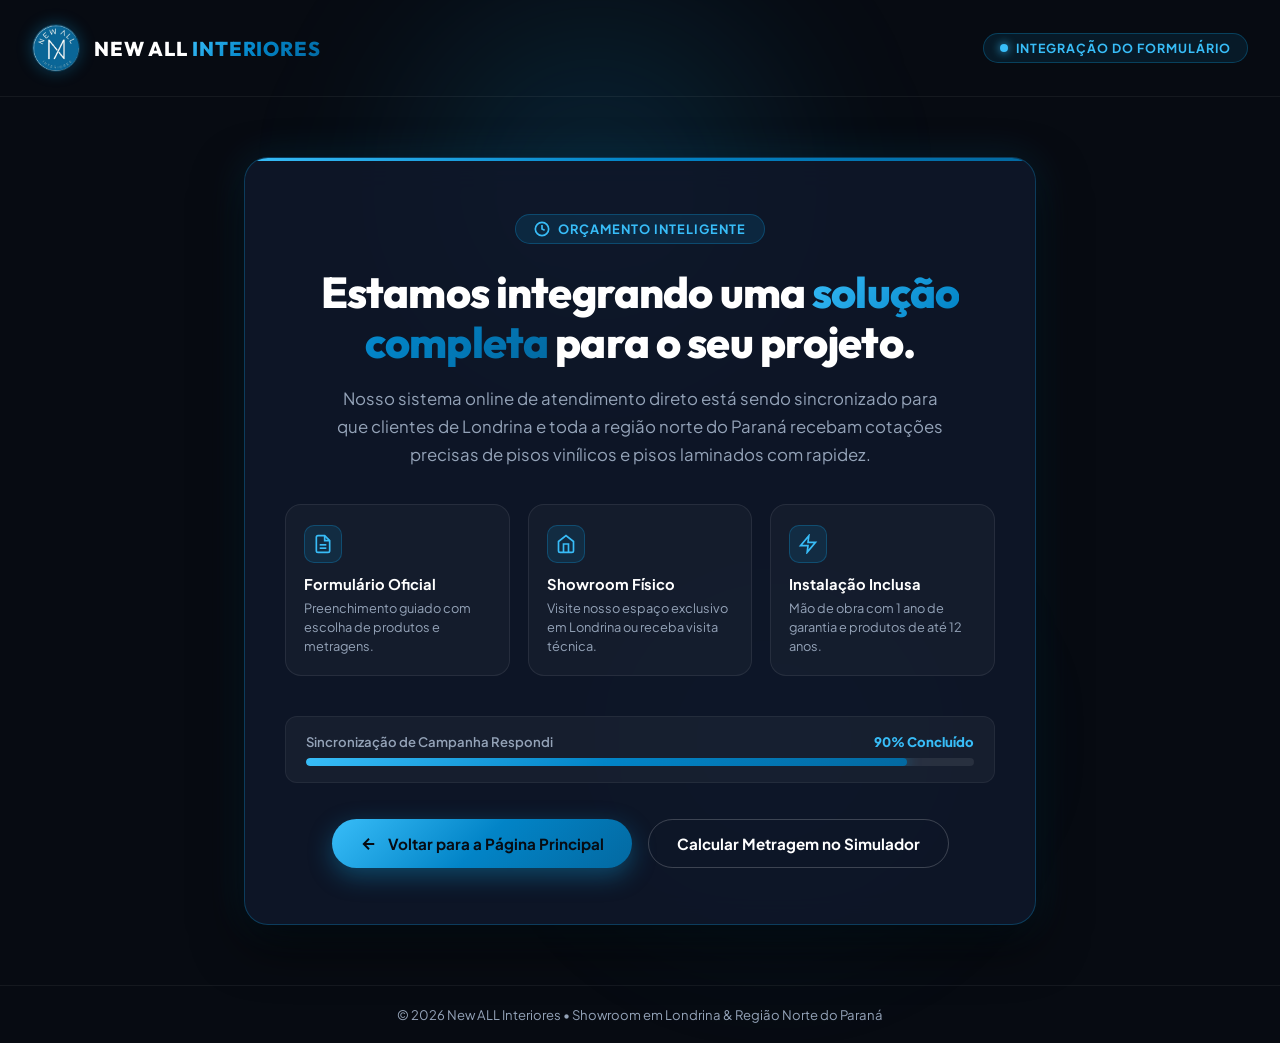
<file: em-construcao.html>
<!DOCTYPE html>
<html lang="pt-BR">
<head>
  <meta charset="UTF-8">
  <meta name="viewport" content="width=device-width, initial-scale=1.0">
  <title>Sistema de Orçamentos Online | New ALL Interiores</title>
  <meta name="description" content="Nossa plataforma inteligente de orçamentos online está sendo integrada para atender Londrina e região norte do Paraná.">
  <meta name="robots" content="noindex, follow">

  <link rel="preconnect" href="https://fonts.googleapis.com">
  <link rel="preconnect" href="https://fonts.gstatic.com" crossorigin>
  <link href="https://fonts.googleapis.com/css2?family=Outfit:wght@600;700;800;900&family=Plus+Jakarta+Sans:wght@400;500;600;700;800&display=swap" rel="stylesheet">

  <style>
    :root {
      --bg-dark: #070B12;
      --bg-card: rgba(15, 23, 42, 0.88);
      --cyan-primary: #0EA5E9;
      --cyan-light: #38BDF8;
      --cyan-gradient: linear-gradient(135deg, #38BDF8 0%, #0284C7 50%, #0369A1 100%);
      --text-main: #FFFFFF;
      --text-muted: #94A3B8;
      --border-cyan: rgba(14, 165, 233, 0.28);
      --radius-xl: 24px;
      --font-title: 'Outfit', sans-serif;
      --font-body: 'Plus Jakarta Sans', sans-serif;
    }

    * {
      box-sizing: border-box;
      margin: 0;
      padding: 0;
    }

    body {
      background-color: var(--bg-dark);
      color: var(--text-main);
      font-family: var(--font-body);
      min-height: 100vh;
      display: flex;
      flex-direction: column;
      justify-content: space-between;
      overflow-x: hidden;
      position: relative;
    }

    /* Iluminação Ambiente Safira & Ciano */
    .bg-lights {
      position: fixed;
      top: 0;
      left: 0;
      width: 100vw;
      height: 100vh;
      pointer-events: none;
      z-index: 0;
    }

    .orb-1 {
      position: absolute;
      top: -10%;
      left: 25%;
      width: 550px;
      height: 550px;
      background: radial-gradient(circle, rgba(14, 165, 233, 0.18) 0%, transparent 70%);
      filter: blur(60px);
      animation: floatSlow 12s ease-in-out infinite alternate;
    }

    .orb-2 {
      position: absolute;
      bottom: -10%;
      right: 20%;
      width: 500px;
      height: 500px;
      background: radial-gradient(circle, rgba(2, 132, 199, 0.15) 0%, transparent 70%);
      filter: blur(60px);
      animation: floatSlow 16s ease-in-out infinite alternate-reverse;
    }

    @keyframes floatSlow {
      0% { transform: translate(0, 0) scale(1); }
      100% { transform: translate(30px, -25px) scale(1.08); }
    }

    .header {
      position: relative;
      z-index: 10;
      padding: 24px 32px;
      display: flex;
      justify-content: space-between;
      align-items: center;
      border-bottom: 1px solid rgba(255, 255, 255, 0.06);
    }

    .header-logo-wrap {
      display: flex;
      align-items: center;
      gap: 14px;
      text-decoration: none;
    }

    .header-logo-img {
      width: 48px;
      height: 48px;
      border-radius: 50%;
      border: 1.5px solid var(--border-cyan);
      box-shadow: 0 0 16px rgba(14, 165, 233, 0.3);
    }

    .header-brand-title {
      font-family: var(--font-title);
      font-weight: 800;
      font-size: 1.25rem;
      letter-spacing: 0.04em;
      color: #FFFFFF;
    }

    .header-brand-title span {
      background: var(--cyan-gradient);
      -webkit-background-clip: text;
      -webkit-text-fill-color: transparent;
    }

    .header-badge {
      font-size: 0.78rem;
      font-weight: 700;
      letter-spacing: 0.08em;
      color: var(--cyan-light);
      background: rgba(14, 165, 233, 0.1);
      border: 1px solid var(--border-cyan);
      padding: 6px 16px;
      border-radius: 100px;
      display: inline-flex;
      align-items: center;
      gap: 8px;
    }

    .status-dot-blue {
      width: 8px;
      height: 8px;
      border-radius: 50%;
      background: #38BDF8;
      box-shadow: 0 0 10px #38BDF8;
      animation: pulseBlue 1.8s infinite;
    }

    @keyframes pulseBlue {
      0%, 100% { opacity: 1; transform: scale(1); }
      50% { opacity: 0.35; transform: scale(0.85); }
    }

    .main-container {
      position: relative;
      z-index: 10;
      max-width: 840px;
      margin: auto;
      padding: 60px 24px;
      text-align: center;
    }

    .card-construction {
      background: var(--bg-card);
      backdrop-filter: blur(16px);
      border: 1px solid var(--border-cyan);
      border-radius: var(--radius-xl);
      padding: 56px 40px;
      box-shadow: 0 20px 50px rgba(0, 0, 0, 0.65), 0 0 40px rgba(14, 165, 233, 0.15);
      position: relative;
      overflow: hidden;
    }

    .top-shine-blue {
      position: absolute;
      top: 0;
      left: 0;
      width: 100%;
      height: 3px;
      background: var(--cyan-gradient);
    }

    .badge-pill-cyan {
      display: inline-flex;
      align-items: center;
      gap: 8px;
      background: rgba(14, 165, 233, 0.12);
      border: 1px solid var(--border-cyan);
      color: var(--cyan-light);
      font-size: 0.8rem;
      font-weight: 700;
      padding: 6px 18px;
      border-radius: 100px;
      text-transform: uppercase;
      letter-spacing: 0.08em;
      margin-bottom: 24px;
    }

    .construction-title {
      font-family: var(--font-title);
      font-size: 2.7rem;
      font-weight: 800;
      line-height: 1.15;
      margin-bottom: 18px;
      letter-spacing: -0.02em;
    }

    .construction-title span {
      background: var(--cyan-gradient);
      -webkit-background-clip: text;
      -webkit-text-fill-color: transparent;
    }

    .construction-desc {
      font-size: 1.05rem;
      color: var(--text-muted);
      line-height: 1.65;
      max-width: 620px;
      margin: 0 auto 36px;
    }

    .steps-grid {
      display: grid;
      grid-template-columns: repeat(3, 1fr);
      gap: 18px;
      margin-bottom: 40px;
      text-align: left;
    }

    .step-card {
      background: rgba(255, 255, 255, 0.03);
      border: 1px solid rgba(255, 255, 255, 0.08);
      border-radius: 16px;
      padding: 20px 18px;
      transition: border-color 0.3s ease;
    }

    .step-card:hover {
      border-color: var(--border-cyan);
    }

    .step-icon-circle {
      width: 38px;
      height: 38px;
      border-radius: 10px;
      background: rgba(14, 165, 233, 0.12);
      border: 1px solid var(--border-cyan);
      display: flex;
      align-items: center;
      justify-content: center;
      color: var(--cyan-light);
      margin-bottom: 12px;
    }

    .step-name {
      font-size: 0.92rem;
      font-weight: 700;
      color: #FFFFFF;
      margin-bottom: 6px;
    }

    .step-txt {
      font-size: 0.8rem;
      color: var(--text-muted);
      line-height: 1.45;
    }

    .progress-box {
      background: rgba(255, 255, 255, 0.04);
      border: 1px solid rgba(255, 255, 255, 0.06);
      border-radius: 12px;
      padding: 16px 20px;
      margin-bottom: 36px;
      display: flex;
      flex-direction: column;
      gap: 8px;
    }

    .progress-header {
      display: flex;
      justify-content: space-between;
      font-size: 0.82rem;
      font-weight: 600;
    }

    .progress-header span:first-child { color: var(--text-muted); }
    .progress-header span:last-child { color: var(--cyan-light); font-weight: 800; }

    .progress-bar-bg {
      width: 100%;
      height: 8px;
      background: rgba(255, 255, 255, 0.08);
      border-radius: 100px;
      overflow: hidden;
    }

    .progress-bar-fill {
      width: 90%;
      height: 100%;
      background: var(--cyan-gradient);
      border-radius: 100px;
      box-shadow: 0 0 14px rgba(14, 165, 233, 0.6);
    }

    .actions-wrap {
      display: flex;
      justify-content: center;
      gap: 16px;
      flex-wrap: wrap;
    }

    .btn {
      display: inline-flex;
      align-items: center;
      justify-content: center;
      gap: 10px;
      padding: 14px 28px;
      border-radius: 100px;
      font-family: var(--font-body);
      font-size: 0.95rem;
      font-weight: 700;
      text-decoration: none;
      cursor: pointer;
      transition: all 0.3s ease;
    }

    .btn-cyan {
      background: var(--cyan-gradient);
      color: #070B12;
      border: none;
      box-shadow: 0 8px 24px rgba(14, 165, 233, 0.35);
    }

    .btn-cyan:hover {
      transform: translateY(-2px);
      box-shadow: 0 12px 30px rgba(14, 165, 233, 0.55);
      color: #000;
    }

    .btn-outline {
      background: transparent;
      color: #FFFFFF;
      border: 1px solid rgba(255, 255, 255, 0.2);
    }

    .btn-outline:hover {
      border-color: var(--cyan-light);
      color: var(--cyan-light);
      background: rgba(14, 165, 233, 0.08);
    }

    .footer {
      position: relative;
      z-index: 10;
      border-top: 1px solid rgba(255, 255, 255, 0.06);
      padding: 20px 24px;
      text-align: center;
      font-size: 0.82rem;
      color: var(--text-muted);
    }

    @media (max-width: 768px) {
      .construction-title { font-size: 2.1rem; }
      .steps-grid { grid-template-columns: 1fr; }
      .card-construction { padding: 40px 20px; }
      .actions-wrap { flex-direction: column; width: 100%; }
      .btn { width: 100%; }
      .header { flex-direction: column; gap: 14px; text-align: center; }
    }
  </style>
</head>
<body>

  <div class="bg-lights">
    <div class="orb-1"></div>
    <div class="orb-2"></div>
  </div>

  <header class="header">
    <a href="index.html" class="header-logo-wrap">
      <img src="images/IMG-20260908-WA0001.jpg" alt="Logo New ALL Interiores" class="header-logo-img">
      <span class="header-brand-title">NEW ALL <span>INTERIORES</span></span>
    </a>
    <div class="header-badge">
      <span class="status-dot-blue"></span>
      <span>INTEGRAÇÃO DO FORMULÁRIO</span>
    </div>
  </header>

  <main class="main-container">
    <div class="card-construction">
      <div class="top-shine-blue"></div>

      <div class="badge-pill-cyan">
        <svg width="16" height="16" viewBox="0 0 24 24" fill="none" stroke="currentColor" stroke-width="2.5"><circle cx="12" cy="12" r="10"/><polyline points="12 6 12 12 16 14"/></svg>
        Orçamento Inteligente
      </div>

      <h1 class="construction-title">
        Estamos integrando uma <span>solução completa</span> para o seu projeto.
      </h1>

      <p class="construction-desc">
        Nosso sistema online de atendimento direto está sendo sincronizado para que clientes de Londrina e toda a região norte do Paraná recebam cotações precisas de pisos vinílicos e pisos laminados com rapidez.
      </p>

      <div class="steps-grid">
        <div class="step-card">
          <div class="step-icon-circle">
            <svg width="20" height="20" viewBox="0 0 24 24" fill="none" stroke="currentColor" stroke-width="2"><path d="M14 2H6a2 2 0 0 0-2 2v16a2 2 0 0 0 2 2h12a2 2 0 0 0 2-2V8z"/><polyline points="14 2 14 8 20 8"/><line x1="16" y1="13" x2="8" y2="13"/><line x1="16" y1="17" x2="8" y2="17"/></svg>
          </div>
          <div class="step-name">Formulário Oficial</div>
          <div class="step-txt">Preenchimento guiado com escolha de produtos e metragens.</div>
        </div>

        <div class="step-card">
          <div class="step-icon-circle">
            <svg width="20" height="20" viewBox="0 0 24 24" fill="none" stroke="currentColor" stroke-width="2"><path d="M3 9l9-7 9 7v11a2 2 0 0 1-2 2H5a2 2 0 0 1-2-2z"/><polyline points="9 22 9 12 15 12 15 22"/></svg>
          </div>
          <div class="step-name">Showroom Físico</div>
          <div class="step-txt">Visite nosso espaço exclusivo em Londrina ou receba visita técnica.</div>
        </div>

        <div class="step-card">
          <div class="step-icon-circle">
            <svg width="20" height="20" viewBox="0 0 24 24" fill="none" stroke="currentColor" stroke-width="2"><polygon points="13 2 3 14 12 14 11 22 21 10 12 10 13 2"/></svg>
          </div>
          <div class="step-name">Instalação Inclusa</div>
          <div class="step-txt">Mão de obra com 1 ano de garantia e produtos de até 12 anos.</div>
        </div>
      </div>

      <div class="progress-box">
        <div class="progress-header">
          <span>Sincronização de Campanha Respondi</span>
          <span>90% Concluído</span>
        </div>
        <div class="progress-bar-bg">
          <div class="progress-bar-fill"></div>
        </div>
      </div>

      <div class="actions-wrap">
        <a href="index.html" class="btn btn-cyan">
          <svg width="18" height="18" viewBox="0 0 24 24" fill="none" stroke="currentColor" stroke-width="2.5"><path d="M19 12H5M12 19l-7-7 7-7"/></svg>
          Voltar para a Página Principal
        </a>
        <a href="index.html#simulador" class="btn btn-outline">
          Calcular Metragem no Simulador
        </a>
      </div>

    </div>
  </main>

  <footer class="footer">
    <p>© 2026 New ALL Interiores • Showroom em Londrina & Região Norte do Paraná</p>
  </footer>

</body>
</html>
</file>
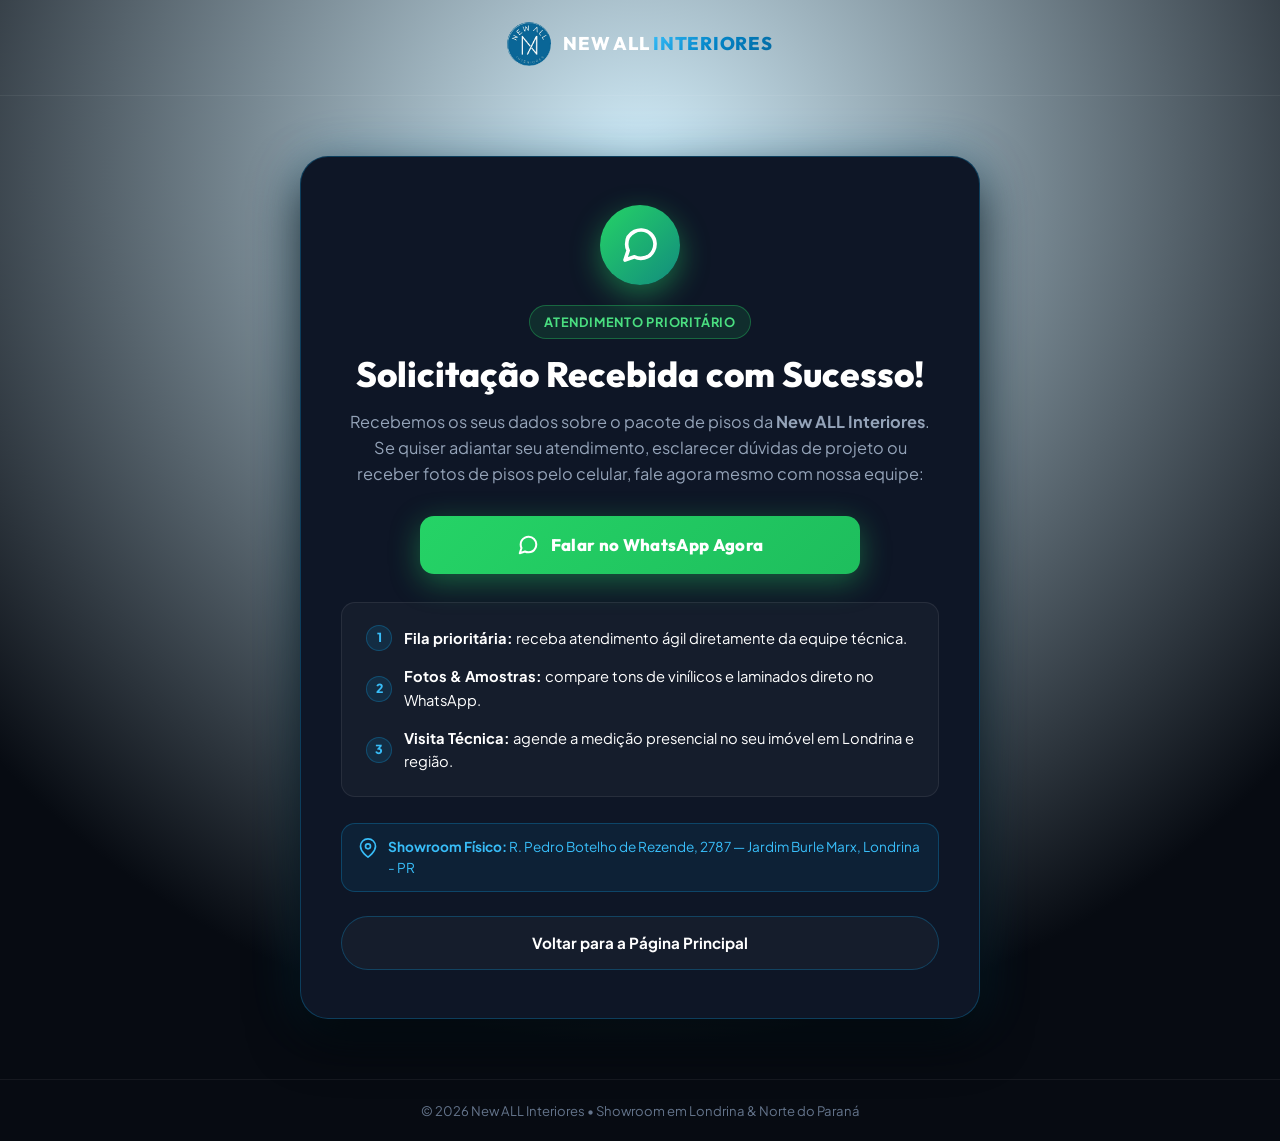
<file: obrigado-whatsapp.html>
<!DOCTYPE html>
<html lang="pt-BR">
<head>
  <meta charset="UTF-8">
  <meta name="viewport" content="width=device-width, initial-scale=1.0">
  <title>Solicitação Enviada | New ALL Interiores</title>
  <meta name="robots" content="noindex, nofollow">

  <link rel="icon" href="images/IMG-20260908-WA0001.jpg" type="image/jpeg">
  <link rel="preconnect" href="https://fonts.googleapis.com">
  <link rel="preconnect" href="https://fonts.gstatic.com" crossorigin>
  <link href="https://fonts.googleapis.com/css2?family=Outfit:wght@700;800;900&family=Plus+Jakarta+Sans:wght@400;500;600;700&display=swap" rel="stylesheet">

  <link rel="stylesheet" href="style.css">

  <style>
    .thanks-wrapper {
      min-height: 100vh;
      display: flex;
      flex-direction: column;
      justify-content: space-between;
      background: radial-gradient(circle at 50% 15%, rgba(14, 165, 233, 0.18) 0%, rgba(7, 11, 18, 1) 75%);
    }

    .thanks-card-box {
      max-width: 680px;
      margin: 60px auto;
      padding: 48px 40px;
      background: var(--bg-card);
      border: 1px solid var(--border-cyan);
      border-radius: var(--radius-xl);
      text-align: center;
      box-shadow: var(--shadow-lg), 0 0 50px rgba(14, 165, 233, 0.2);
    }

    .icon-wa-circle {
      width: 80px;
      height: 80px;
      border-radius: 50%;
      background: linear-gradient(135deg, #25D366, #128C7E);
      color: #FFFFFF;
      display: flex;
      align-items: center;
      justify-content: center;
      margin: 0 auto 20px;
      box-shadow: 0 10px 30px rgba(37, 211, 102, 0.45);
      animation: pulseGlow 2.5s infinite;
    }

    @keyframes pulseGlow {
      0%, 100% {
        box-shadow: 0 10px 30px rgba(37, 211, 102, 0.45);
        transform: scale(1);
      }
      50% {
        box-shadow: 0 15px 40px rgba(37, 211, 102, 0.65);
        transform: scale(1.04);
      }
    }

    .thanks-tag {
      display: inline-flex;
      align-items: center;
      gap: 6px;
      background: rgba(37, 211, 102, 0.12);
      border: 1px solid rgba(37, 211, 102, 0.35);
      color: #4ADE80;
      font-size: 0.8rem;
      font-weight: 700;
      text-transform: uppercase;
      letter-spacing: 0.06em;
      padding: 6px 14px;
      border-radius: 999px;
      margin-bottom: 14px;
    }

    .thanks-title {
      font-size: 2.2rem;
      line-height: 1.2;
      margin-bottom: 14px;
    }

    .thanks-text {
      font-size: 1.02rem;
      color: var(--text-muted);
      line-height: 1.6;
      margin-bottom: 28px;
    }

    .btn-whatsapp-large {
      display: inline-flex;
      align-items: center;
      justify-content: center;
      gap: 12px;
      background: linear-gradient(135deg, #25D366, #1EBE5D);
      color: #FFFFFF;
      font-family: var(--font-heading);
      font-weight: 800;
      font-size: 1.05rem;
      letter-spacing: 0.02em;
      padding: 16px 36px;
      border-radius: var(--radius-md);
      text-decoration: none;
      box-shadow: 0 8px 30px rgba(37, 211, 102, 0.4);
      transition: all 0.3s var(--ease);
      margin-bottom: 28px;
      width: 100%;
      max-width: 440px;
    }

    .btn-whatsapp-large:hover {
      transform: translateY(-3px);
      box-shadow: 0 14px 40px rgba(37, 211, 102, 0.6);
      background: linear-gradient(135deg, #28E770, #22D065);
      color: #FFFFFF;
    }

    .steps-check {
      background: rgba(255, 255, 255, 0.03);
      border: 1px solid var(--border-light);
      border-radius: var(--radius-md);
      padding: 22px 24px;
      text-align: left;
      margin-bottom: 26px;
      display: flex;
      flex-direction: column;
      gap: 14px;
    }

    .step-line {
      display: flex;
      align-items: center;
      gap: 12px;
      font-size: 0.92rem;
      color: #FFFFFF;
    }

    .step-line-num {
      width: 26px;
      height: 26px;
      border-radius: 50%;
      background: var(--cyan-soft);
      border: 1px solid var(--border-cyan);
      color: var(--cyan-light);
      font-size: 0.78rem;
      font-weight: 800;
      display: flex;
      align-items: center;
      justify-content: center;
      flex-shrink: 0;
    }

    .showroom-badge {
      display: flex;
      align-items: flex-start;
      gap: 10px;
      text-align: left;
      font-size: 0.85rem;
      color: var(--cyan-light);
      background: rgba(14, 165, 233, 0.08);
      border: 1px solid var(--border-cyan);
      border-radius: var(--radius-md);
      padding: 12px 16px;
      margin-bottom: 24px;
    }

    @media (max-width: 640px) {
      .thanks-card-box {
        margin: 30px 16px;
        padding: 36px 20px;
      }
      .thanks-title {
        font-size: 1.75rem;
      }
      .btn-whatsapp-large {
        padding: 14px 20px;
        font-size: 0.96rem;
      }
    }
  </style>
</head>
<body class="thanks-wrapper">

  <header style="padding: 22px 0; text-align: center; border-bottom: 1px solid rgba(255, 255, 255, 0.06);">
    <a href="index.html" style="display: inline-flex; align-items: center; gap: 12px;">
      <img src="images/IMG-20260908-WA0001.jpg" alt="New ALL Interiores" width="44" height="44" style="border-radius: 50%;">
      <span class="logo-text">NEW ALL <span>INTERIORES</span></span>
    </a>
  </header>

  <main class="container">
    <div class="thanks-card-box">
      
      <!-- Pulsing WhatsApp Icon -->
      <div class="icon-wa-circle" aria-hidden="true">
        <svg width="40" height="40" viewBox="0 0 24 24" fill="none" stroke="currentColor" stroke-width="2.2" stroke-linecap="round" stroke-linejoin="round">
          <path d="M21 11.5a8.38 8.38 0 0 1-.9 3.8 8.5 8.5 0 0 1-7.6 4.7 8.38 8.38 0 0 1-3.8-.9L3 21l1.9-5.7a8.38 8.38 0 0 1-.9-3.8 8.5 8.5 0 0 1 4.7-7.6 8.38 8.38 0 0 1 3.8-.9h.5a8.48 8.48 0 0 1 8 8v.5z"></path>
        </svg>
      </div>

      <div class="thanks-tag">Atendimento Prioritário</div>

      <h1 class="thanks-title">Solicitação Recebida com Sucesso!</h1>
      
      <p class="thanks-text">
        Recebemos os seus dados sobre o pacote de pisos da <strong>New ALL Interiores</strong>. Se quiser adiantar seu atendimento, esclarecer dúvidas de projeto ou receber fotos de pisos pelo celular, fale agora mesmo com nossa equipe:
      </p>

      <!-- Botão de WhatsApp -->
      <div>
        <a href="https://wa.me/5543999999999?text=Ol%C3%A1%21%20Enviei%20meus%20dados%20pelo%20site%20da%20New%20ALL%20Interiores%20e%20gostaria%20de%20agilizar%20meu%20atendimento." target="_blank" rel="noopener noreferrer" class="btn-whatsapp-large" id="btn-wa-obrigado">
          <svg width="22" height="22" viewBox="0 0 24 24" fill="none" stroke="currentColor" stroke-width="2.2" stroke-linecap="round" stroke-linejoin="round" aria-hidden="true">
            <path d="M21 11.5a8.38 8.38 0 0 1-.9 3.8 8.5 8.5 0 0 1-7.6 4.7 8.38 8.38 0 0 1-3.8-.9L3 21l1.9-5.7a8.38 8.38 0 0 1-.9-3.8 8.5 8.5 0 0 1 4.7-7.6 8.38 8.38 0 0 1 3.8-.9h.5a8.48 8.48 0 0 1 8 8v.5z"></path>
          </svg>
          <span>Falar no WhatsApp Agora</span>
        </a>
      </div>

      <!-- Benefícios do contato imediato -->
      <div class="steps-check">
        <div class="step-line">
          <span class="step-line-num">1</span>
          <span><strong>Fila prioritária:</strong> receba atendimento ágil diretamente da equipe técnica.</span>
        </div>
        <div class="step-line">
          <span class="step-line-num">2</span>
          <span><strong>Fotos & Amostras:</strong> compare tons de vinílicos e laminados direto no WhatsApp.</span>
        </div>
        <div class="step-line">
          <span class="step-line-num">3</span>
          <span><strong>Visita Técnica:</strong> agende a medição presencial no seu imóvel em Londrina e região.</span>
        </div>
      </div>

      <!-- Showroom Address -->
      <div class="showroom-badge">
        <svg width="20" height="20" viewBox="0 0 24 24" fill="none" stroke="currentColor" stroke-width="2" style="flex-shrink: 0; margin-top: 2px;"><path d="M21 10c0 7-9 13-9 13s-9-6-9-13a9 9 0 0 1 18 0z"/><circle cx="12" cy="10" r="3"/></svg>
        <div>
          <strong>Showroom Físico:</strong> R. Pedro Botelho de Rezende, 2787 — Jardim Burle Marx, Londrina - PR
        </div>
      </div>

      <a href="index.html" class="btn btn-outline btn-block">
        Voltar para a Página Principal
      </a>
    </div>
  </main>

  <footer style="padding: 20px 0; text-align: center; border-top: 1px solid rgba(255, 255, 255, 0.06); font-size: 0.82rem; color: var(--text-subtle);">
    <p>© 2026 New ALL Interiores • Showroom em Londrina & Norte do Paraná</p>
  </footer>

</body>
</html>
</file>
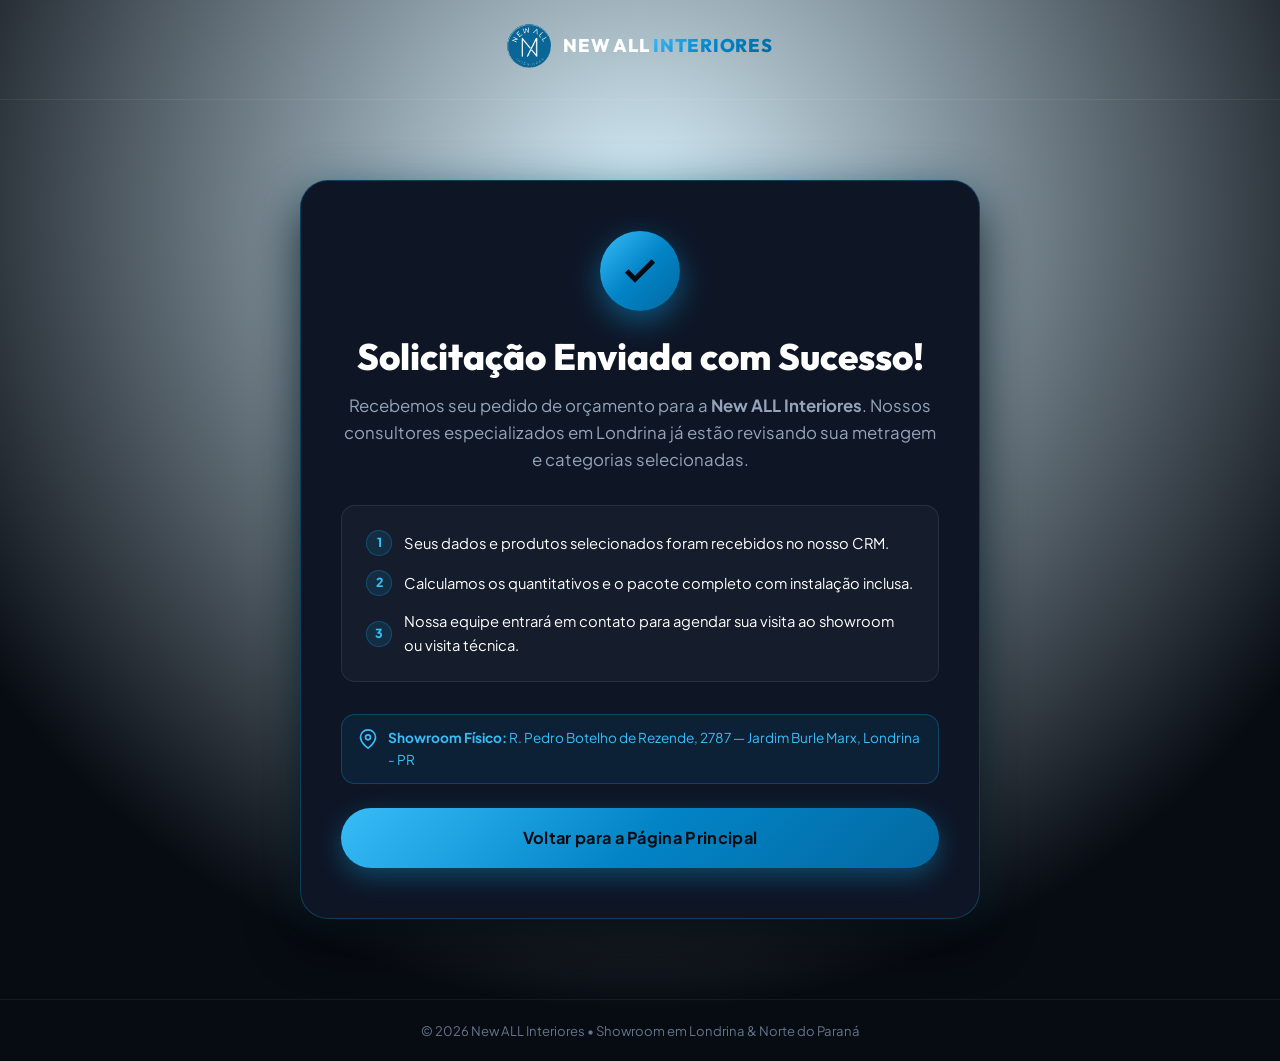
<file: obrigado.html>
<!DOCTYPE html>
<html lang="pt-BR">
<head>
  <meta charset="UTF-8">
  <meta name="viewport" content="width=device-width, initial-scale=1.0">
  <title>Solicitação Enviada | New ALL Interiores</title>
  <meta name="robots" content="noindex, follow">

  <link rel="icon" href="images/IMG-20260908-WA0001.jpg" type="image/jpeg">
  <link rel="preconnect" href="https://fonts.googleapis.com">
  <link rel="preconnect" href="https://fonts.gstatic.com" crossorigin>
  <link href="https://fonts.googleapis.com/css2?family=Outfit:wght@700;800;900&family=Plus+Jakarta+Sans:wght@400;500;600;700&display=swap" rel="stylesheet">

  <link rel="stylesheet" href="style.css">

  <style>
    .thanks-wrapper {
      min-height: 100vh;
      display: flex;
      flex-direction: column;
      justify-content: space-between;
      background: radial-gradient(circle at 50% 20%, rgba(14, 165, 233, 0.16) 0%, rgba(7, 11, 18, 1) 75%);
    }

    .thanks-card-box {
      max-width: 680px;
      margin: 80px auto;
      padding: 50px 40px;
      background: var(--bg-card);
      border: 1px solid var(--border-cyan);
      border-radius: var(--radius-xl);
      text-align: center;
      box-shadow: var(--shadow-lg), 0 0 40px rgba(14, 165, 233, 0.18);
    }

    .icon-success-circle {
      width: 80px;
      height: 80px;
      border-radius: 50%;
      background: var(--cyan-gradient);
      color: #070B12;
      display: flex;
      align-items: center;
      justify-content: center;
      margin: 0 auto 24px;
      box-shadow: 0 10px 30px rgba(14, 165, 233, 0.45);
    }

    .thanks-title {
      font-size: 2.3rem;
      margin-bottom: 14px;
    }

    .thanks-text {
      font-size: 1.05rem;
      color: var(--text-muted);
      line-height: 1.6;
      margin-bottom: 32px;
    }

    .steps-check {
      background: rgba(255, 255, 255, 0.03);
      border: 1px solid var(--border-light);
      border-radius: var(--radius-md);
      padding: 24px;
      text-align: left;
      margin-bottom: 32px;
      display: flex;
      flex-direction: column;
      gap: 14px;
    }

    .step-line {
      display: flex;
      align-items: center;
      gap: 12px;
      font-size: 0.92rem;
      color: #FFFFFF;
    }

    .step-line-num {
      width: 26px;
      height: 26px;
      border-radius: 50%;
      background: var(--cyan-soft);
      border: 1px solid var(--border-cyan);
      color: var(--cyan-light);
      font-size: 0.78rem;
      font-weight: 800;
      display: flex;
      align-items: center;
      justify-content: center;
      flex-shrink: 0;
    }
  </style>
</head>
<body class="thanks-wrapper">

  <header style="padding: 24px 0; text-align: center; border-bottom: 1px solid rgba(255, 255, 255, 0.06);">
    <a href="index.html" style="display: inline-flex; align-items: center; gap: 12px;">
      <img src="images/IMG-20260908-WA0001.jpg" alt="New ALL Interiores" width="44" height="44" style="border-radius: 50%;">
      <span class="logo-text">NEW ALL <span>INTERIORES</span></span>
    </a>
  </header>

  <main class="container">
    <div class="thanks-card-box">
      <div class="icon-success-circle">
        <svg width="40" height="40" viewBox="0 0 24 24" fill="none" stroke="currentColor" stroke-width="3"><polyline points="20 6 9 17 4 12"/></svg>
      </div>

      <h1 class="thanks-title">Solicitação Enviada com Sucesso!</h1>
      <p class="thanks-text">
        Recebemos seu pedido de orçamento para a <strong>New ALL Interiores</strong>. Nossos consultores especializados em Londrina já estão revisando sua metragem e categorias selecionadas.
      </p>

      <div class="steps-check">
        <div class="step-line">
          <span class="step-line-num">1</span>
          <span>Seus dados e produtos selecionados foram recebidos no nosso CRM.</span>
        </div>
        <div class="step-line">
          <span class="step-line-num">2</span>
          <span>Calculamos os quantitativos e o pacote completo com instalação inclusa.</span>
        </div>
        <div class="step-line">
          <span class="step-line-num">3</span>
          <span>Nossa equipe entrará em contato para agendar sua visita ao showroom ou visita técnica.</span>
        </div>
      </div>

      <!-- Showroom Address -->
      <div style="display: flex; align-items: flex-start; gap: 10px; text-align: left; font-size: 0.85rem; color: var(--cyan-light); background: rgba(14, 165, 233, 0.08); border: 1px solid var(--border-cyan); border-radius: var(--radius-md); padding: 12px 16px; margin-bottom: 24px;">
        <svg width="20" height="20" viewBox="0 0 24 24" fill="none" stroke="currentColor" stroke-width="2" style="flex-shrink: 0; margin-top: 2px;"><path d="M21 10c0 7-9 13-9 13s-9-6-9-13a9 9 0 0 1 18 0z"/><circle cx="12" cy="10" r="3"/></svg>
        <div>
          <strong>Showroom Físico:</strong> R. Pedro Botelho de Rezende, 2787 — Jardim Burle Marx, Londrina - PR
        </div>
      </div>

      <a href="index.html" class="btn btn-primary btn-lg btn-block">
        Voltar para a Página Principal
      </a>
    </div>
  </main>

  <footer style="padding: 20px 0; text-align: center; border-top: 1px solid rgba(255, 255, 255, 0.06); font-size: 0.82rem; color: var(--text-subtle);">
    <p>© 2026 New ALL Interiores • Showroom em Londrina & Norte do Paraná</p>
  </footer>

</body>
</html>
</file>
<file: style.css>
/* ==========================================================================
   NEW ALL INTERIORES — PISOS VINÍLICOS & LAMINADOS
   Design System, Componentes & Experiência de Luxo
   Pixel Studio
   ========================================================================== */

/* ── 1. VARIÁVEIS DE DESIGN & PALETA SAFIRA/CIANO ────────────────────────── */
:root {
  --bg-main: #070B12;
  --bg-darker: #04060A;
  --bg-card: #0E1626;
  --bg-card-hover: #142036;
  --bg-elevated: #1A2844;

  --cyan-primary: #0EA5E9;
  --cyan-light: #38BDF8;
  --cyan-glow-color: rgba(14, 165, 233, 0.35);
  --cyan-soft: rgba(14, 165, 233, 0.12);
  --border-cyan: rgba(14, 165, 233, 0.28);
  --cyan-gradient: linear-gradient(135deg, #38BDF8 0%, #0284C7 50%, #0369A1 100%);
  --cyan-glow: 0 0 25px rgba(14, 165, 233, 0.3);

  --text-white: #FFFFFF;
  --text-body: #CBD5E1;
  --text-muted: #94A3B8;
  --text-subtle: #64748B;

  --border-light: rgba(255, 255, 255, 0.08);
  --border-subtle: rgba(255, 255, 255, 0.04);

  --font-heading: 'Outfit', sans-serif;
  --font-body: 'Plus Jakarta Sans', sans-serif;

  --radius-sm: 8px;
  --radius-md: 14px;
  --radius-lg: 20px;
  --radius-xl: 28px;
  --radius-pill: 100px;

  --shadow-sm: 0 4px 12px rgba(0, 0, 0, 0.4);
  --shadow-md: 0 10px 30px rgba(0, 0, 0, 0.6);
  --shadow-lg: 0 20px 50px rgba(0, 0, 0, 0.75);

  --transition-fast: 0.2s ease;
  --transition-smooth: 0.35s cubic-bezier(0.16, 1, 0.3, 1);
  --transition-bounce: 0.45s cubic-bezier(0.34, 1.56, 0.64, 1);
}

/* ── 2. RESET E BASE ─────────────────────────────────────────────────────── */
*, *::before, *::after {
  box-sizing: border-box;
  margin: 0;
  padding: 0;
}

html {
  scroll-behavior: smooth;
  font-size: 16px;
}

body {
  background-color: var(--bg-main);
  color: var(--text-body);
  font-family: var(--font-body);
  line-height: 1.6;
  overflow-x: hidden;
  -webkit-font-smoothing: antialiased;
}

img {
  max-width: 100%;
  height: auto;
  display: block;
}

a {
  text-decoration: none;
  color: inherit;
  transition: all var(--transition-fast);
}

ul {
  list-style: none;
}

h1, h2, h3, h4, h5, h6 {
  font-family: var(--font-heading);
  color: var(--text-white);
  font-weight: 800;
  line-height: 1.2;
}

/* ── 3. TIPOGRAFIA & UTILITÁRIOS ─────────────────────────────────────────── */
.container {
  width: 100%;
  max-width: 1240px;
  margin: 0 auto;
  padding: 0 24px;
}

.highlight-cyan {
  background: var(--cyan-gradient);
  -webkit-background-clip: text;
  -webkit-text-fill-color: transparent;
}

.badge-pill {
  display: inline-flex;
  align-items: center;
  gap: 8px;
  background: var(--cyan-soft);
  border: 1px solid var(--border-cyan);
  color: var(--cyan-light);
  font-size: 0.78rem;
  font-weight: 700;
  text-transform: uppercase;
  letter-spacing: 0.08em;
  padding: 6px 18px;
  border-radius: var(--radius-pill);
  margin-bottom: 16px;
}

.section {
  padding: 96px 0;
  position: relative;
}

.section-header {
  margin-bottom: 54px;
}

.section-header.text-center {
  text-align: center;
}

.section-title {
  font-size: 2.6rem;
  letter-spacing: -0.02em;
  margin-bottom: 14px;
}

.section-subtitle {
  font-size: 1.05rem;
  color: var(--text-muted);
  max-width: 660px;
  margin: 0 auto;
  line-height: 1.6;
}

/* ── 4. BOTÕES E CTAS ────────────────────────────────────────────────────── */
.btn {
  display: inline-flex;
  align-items: center;
  justify-content: center;
  gap: 10px;
  font-family: var(--font-body);
  font-weight: 700;
  font-size: 0.95rem;
  padding: 14px 28px;
  border-radius: var(--radius-pill);
  cursor: pointer;
  border: none;
  white-space: nowrap;
  transition: all var(--transition-smooth);
}

.btn-primary {
  background: var(--cyan-gradient);
  color: #070B12;
  box-shadow: 0 8px 24px var(--cyan-glow-color);
}

.btn-primary:hover {
  transform: translateY(-3px);
  box-shadow: 0 12px 32px rgba(14, 165, 233, 0.55);
  color: #000;
}

.btn-outline {
  background: rgba(255, 255, 255, 0.03);
  color: var(--text-white);
  border: 1px solid var(--border-cyan);
}

.btn-outline:hover {
  background: var(--cyan-soft);
  color: var(--cyan-light);
  border-color: var(--cyan-primary);
  transform: translateY(-3px);
}

.btn-glass {
  background: rgba(255, 255, 255, 0.06);
  backdrop-filter: blur(10px);
  border: 1px solid var(--border-light);
  color: var(--text-white);
}

.btn-glass:hover {
  background: rgba(255, 255, 255, 0.12);
  border-color: rgba(255, 255, 255, 0.2);
  transform: translateY(-2px);
}

.btn-lg {
  padding: 17px 34px;
  font-size: 1.02rem;
  letter-spacing: 0.02em;
}

.btn-sm {
  padding: 8px 18px;
  font-size: 0.84rem;
  white-space: nowrap;
}

.btn-block {
  width: 100%;
}

.btn-glow {
  position: relative;
  overflow: hidden;
}

.btn-glow::after {
  content: '';
  position: absolute;
  top: -50%;
  left: -50%;
  width: 200%;
  height: 200%;
  background: linear-gradient(
    60deg,
    transparent 20%,
    rgba(255, 255, 255, 0.35) 50%,
    transparent 80%
  );
  transform: rotate(25deg);
  animation: shineGlow 4.5s infinite;
}

@keyframes shineGlow {
  0% { transform: translateX(-150%) rotate(25deg); }
  25%, 100% { transform: translateX(150%) rotate(25deg); }
}

/* ── 5. HEADER FIXO & NAVEGAÇÃO COMPACTA ──────────────────────────────────── */
.header {
  position: fixed;
  top: 0;
  left: 0;
  width: 100%;
  z-index: 1000;
  padding: 10px 0;
  transition: all var(--transition-smooth);
  background: rgba(7, 11, 18, 0.92);
  backdrop-filter: blur(14px);
  border-bottom: 1px solid rgba(255, 255, 255, 0.06);
}

.header.scrolled {
  padding: 6px 0;
  background: rgba(4, 6, 10, 0.98);
  border-bottom: 1px solid var(--border-cyan);
  box-shadow: 0 8px 25px rgba(0, 0, 0, 0.8);
}

.header-container {
  display: flex;
  align-items: center;
  justify-content: space-between;
  gap: 20px;
}

.logo-link {
  display: flex;
  align-items: center;
  gap: 10px;
  flex-shrink: 0;
}

.logo-link img {
  height: 38px;
  width: 38px;
  border-radius: 50%;
  border: 1.5px solid var(--border-cyan);
  box-shadow: 0 0 12px rgba(14, 165, 233, 0.3);
  object-fit: cover;
}

.logo-text {
  font-family: var(--font-heading);
  font-weight: 800;
  font-size: 1.15rem;
  letter-spacing: 0.04em;
  color: #FFFFFF;
  white-space: nowrap;
}

.logo-text span {
  background: var(--cyan-gradient);
  -webkit-background-clip: text;
  -webkit-text-fill-color: transparent;
}

.nav-menu {
  display: flex;
  align-items: center;
}

.nav-list {
  display: flex;
  align-items: center;
  gap: 20px;
  list-style: none;
  margin: 0;
  padding: 0;
}

.nav-link {
  font-size: 0.88rem;
  font-weight: 600;
  color: var(--text-muted);
  white-space: nowrap;
  transition: color var(--transition-fast);
}

.nav-link:hover {
  color: var(--cyan-light);
}

.header-actions {
  display: flex;
  align-items: center;
  gap: 14px;
  flex-shrink: 0;
}

.menu-toggle {
  display: none;
  background: transparent;
  border: none;
  cursor: pointer;
  flex-direction: column;
  gap: 5px;
  padding: 6px;
}

.menu-toggle span {
  width: 24px;
  height: 2px;
  background-color: #FFFFFF;
  border-radius: 2px;
  transition: all var(--transition-fast);
}

/* Mobile Drawer */
.mobile-drawer {
  position: fixed;
  top: 0;
  right: -100%;
  width: 300px;
  height: 100vh;
  background: var(--bg-card);
  border-left: 1px solid var(--border-cyan);
  z-index: 1050;
  padding: 30px 24px;
  display: flex;
  flex-direction: column;
  justify-content: space-between;
  transition: right var(--transition-smooth);
}

.mobile-drawer.active {
  right: 0;
}

.mobile-drawer-header {
  display: flex;
  align-items: center;
  justify-content: space-between;
  padding-bottom: 20px;
  border-bottom: 1px solid var(--border-light);
}

.mobile-drawer-close {
  background: transparent;
  border: none;
  color: #FFFFFF;
  font-size: 1.8rem;
  cursor: pointer;
}

.mobile-nav-list {
  display: flex;
  flex-direction: column;
  gap: 16px;
  margin: 30px 0;
}

.mobile-nav-link {
  font-size: 1.05rem;
  font-weight: 700;
  color: var(--text-white);
}

.mobile-nav-link:hover {
  color: var(--cyan-light);
}

/* ── 6. HERO SECTION ─────────────────────────────────────────────────────── */
.hero {
  position: relative;
  min-height: 100vh;
  display: flex;
  align-items: center;
  padding: 140px 0 80px;
  overflow: hidden;
}

.hero-bg {
  position: absolute;
  top: 0;
  left: 0;
  width: 100%;
  height: 100%;
  z-index: 1;
}

.hero-bg-img {
  width: 100%;
  height: 100%;
  object-fit: cover;
  filter: brightness(0.35);
}

.hero-overlay {
  position: absolute;
  top: 0;
  left: 0;
  width: 100%;
  height: 100%;
  background: radial-gradient(circle at 75% 35%, rgba(14, 165, 233, 0.18) 0%, transparent 60%),
              linear-gradient(180deg, rgba(7, 11, 18, 0.75) 0%, rgba(7, 11, 18, 0.98) 100%);
}

.hero-container {
  position: relative;
  z-index: 2;
  max-width: 920px;
}

.hero-tag {
  display: inline-flex;
  align-items: center;
  gap: 10px;
  background: rgba(14, 165, 233, 0.12);
  border: 1px solid var(--border-cyan);
  border-radius: var(--radius-pill);
  padding: 8px 18px;
  margin-bottom: 24px;
}

.hero-tag-pulse {
  width: 8px;
  height: 8px;
  border-radius: 50%;
  background: var(--cyan-light);
  box-shadow: 0 0 10px var(--cyan-light);
  animation: pulseCyan 2s infinite;
}

@keyframes pulseCyan {
  0%, 100% { opacity: 1; transform: scale(1); }
  50% { opacity: 0.3; transform: scale(0.8); }
}

.hero-tag-text {
  font-size: 0.8rem;
  font-weight: 800;
  letter-spacing: 0.08em;
  color: var(--cyan-light);
  text-transform: uppercase;
}

.hero-title {
  font-size: 3.6rem;
  line-height: 1.1;
  margin-bottom: 22px;
  letter-spacing: -0.03em;
}

.hero-subtitle {
  font-size: 1.15rem;
  color: var(--text-body);
  line-height: 1.65;
  max-width: 740px;
  margin-bottom: 34px;
}

.hero-badges-row {
  display: flex;
  flex-wrap: wrap;
  gap: 18px;
  margin-bottom: 38px;
}

.hero-badge-pill {
  display: flex;
  align-items: center;
  gap: 10px;
  background: rgba(255, 255, 255, 0.04);
  border: 1px solid var(--border-light);
  padding: 8px 16px;
  border-radius: var(--radius-pill);
  font-size: 0.86rem;
  color: #FFFFFF;
}

.hero-badge-pill svg {
  color: var(--cyan-light);
}

.hero-cta-group {
  display: flex;
  align-items: center;
  gap: 18px;
  flex-wrap: wrap;
  margin-bottom: 50px;
}

.hero-stats {
  display: flex;
  align-items: center;
  gap: 36px;
  padding-top: 30px;
  border-top: 1px solid rgba(255, 255, 255, 0.08);
}

.hero-stat-item {
  display: flex;
  flex-direction: column;
}

.hero-stat-num {
  font-family: var(--font-heading);
  font-size: 2.1rem;
  font-weight: 900;
  color: #FFFFFF;
  line-height: 1;
}

.hero-stat-num span {
  color: var(--cyan-light);
}

.hero-stat-desc {
  font-size: 0.8rem;
  color: var(--text-muted);
  margin-top: 4px;
}

/* ── 7. CATÁLOGO MULTISSOLUÇÕES — PISOS VINÍLICOS & LAMINADOS ────────────── */
.section-products {
  background: var(--bg-darker);
}

.products-grid-2 {
  display: grid;
  grid-template-columns: repeat(2, 1fr);
  gap: 32px;
  max-width: 1060px;
  margin: 0 auto;
}

.product-card-newall {
  background: var(--bg-card);
  border: 1px solid var(--border-light);
  border-radius: var(--radius-lg);
  overflow: hidden;
  transition: all var(--transition-smooth);
  display: flex;
  flex-direction: column;
}

.product-card-newall:hover {
  transform: translateY(-6px);
  border-color: var(--border-cyan);
  box-shadow: 0 16px 40px rgba(0, 0, 0, 0.6), var(--cyan-glow);
}

.product-media-newall {
  position: relative;
  height: 250px;
  overflow: hidden;
}

.product-media-newall img {
  width: 100%;
  height: 100%;
  object-fit: cover;
  transition: transform 0.6s ease;
}

.product-card-newall:hover .product-media-newall img {
  transform: scale(1.08);
}

.badge-float-card {
  position: absolute;
  top: 14px;
  left: 14px;
  background: rgba(7, 11, 18, 0.88);
  backdrop-filter: blur(8px);
  border: 1px solid var(--border-cyan);
  color: var(--cyan-light);
  padding: 5px 14px;
  border-radius: var(--radius-pill);
  font-size: 0.76rem;
  font-weight: 700;
  letter-spacing: 0.03em;
}

.product-body-newall {
  padding: 28px 26px;
  flex: 1;
  display: flex;
  flex-direction: column;
  justify-content: space-between;
}

.product-name-newall {
  font-size: 1.45rem;
  margin-bottom: 10px;
}

.product-desc-newall {
  font-size: 0.92rem;
  color: var(--text-muted);
  line-height: 1.6;
  margin-bottom: 22px;
}

.bullet-features {
  display: flex;
  flex-direction: column;
  gap: 12px;
  margin-bottom: 20px;
}

.bullet-item {
  display: flex;
  align-items: flex-start;
  gap: 10px;
  font-size: 0.88rem;
  color: var(--text-body);
  line-height: 1.45;
}

.bullet-item svg {
  color: var(--cyan-light);
  flex-shrink: 0;
  margin-top: 2px;
}

.package-highlight {
  background: rgba(14, 165, 233, 0.08);
  border: 1px solid rgba(14, 165, 233, 0.25);
  border-radius: var(--radius-md);
  padding: 12px 14px;
  font-size: 0.86rem;
  color: var(--text-white);
  margin-bottom: 16px;
  display: flex;
  align-items: center;
  gap: 10px;
}

.package-highlight svg {
  color: var(--cyan-light);
  flex-shrink: 0;
}

.package-disclaimer {
  font-size: 0.76rem;
  color: var(--text-subtle);
  line-height: 1.45;
  margin: 14px 0 20px;
  font-style: italic;
}

/* ── 8. SIMULADOR MULTISSOLUÇÕES ─────────────────────────────────────────── */
.section-simulador {
  background: var(--bg-main);
}

.simulador-card-newall {
  background: var(--bg-card);
  border: 1px solid var(--border-cyan);
  border-radius: var(--radius-xl);
  padding: 50px 44px;
  box-shadow: var(--shadow-lg), 0 0 35px rgba(14, 165, 233, 0.1);
  display: grid;
  grid-template-columns: 1fr 1.2fr;
  gap: 48px;
}

.simulador-box-newall {
  background: var(--bg-elevated);
  border: 1px solid var(--border-light);
  border-radius: var(--radius-lg);
  padding: 32px;
}

.category-pills-grid {
  display: grid;
  grid-template-columns: repeat(2, 1fr);
  gap: 10px;
  margin-bottom: 24px;
}

.cat-pill-btn {
  background: rgba(255, 255, 255, 0.03);
  border: 1px solid var(--border-light);
  border-radius: var(--radius-md);
  padding: 12px 10px;
  color: var(--text-muted);
  cursor: pointer;
  display: flex;
  flex-direction: column;
  align-items: center;
  gap: 4px;
  font-family: var(--font-body);
  transition: all var(--transition-fast);
}

.cat-pill-btn strong {
  font-size: 0.88rem;
  color: #FFFFFF;
}

.cat-pill-btn span {
  font-size: 0.72rem;
  color: var(--text-subtle);
}

.cat-pill-btn.active {
  background: var(--cyan-soft);
  border-color: var(--cyan-primary);
  box-shadow: 0 0 16px rgba(14, 165, 233, 0.25);
}

.cat-pill-btn.active strong {
  color: var(--cyan-light);
}

.range-slider-newall {
  width: 100%;
  height: 8px;
  border-radius: 4px;
  background: rgba(255, 255, 255, 0.1);
  outline: none;
  cursor: pointer;
  -webkit-appearance: none;
}

.range-slider-newall::-webkit-slider-thumb {
  -webkit-appearance: none;
  width: 22px;
  height: 22px;
  border-radius: 50%;
  background: var(--cyan-light);
  box-shadow: 0 0 12px var(--cyan-light);
  border: 2px solid #FFFFFF;
  cursor: pointer;
}

.scope-box-newall {
  background: rgba(14, 165, 233, 0.08);
  border: 1px solid var(--border-cyan);
  border-radius: var(--radius-md);
  padding: 18px 20px;
  margin-bottom: 24px;
  text-align: center;
}

.scope-title-newall {
  font-size: 0.8rem;
  text-transform: uppercase;
  letter-spacing: 0.08em;
  color: var(--cyan-light);
  font-weight: 800;
  margin-bottom: 4px;
}

.scope-val-newall {
  font-size: 1.15rem;
  font-weight: 700;
  color: #FFFFFF;
}

/* ── 9. SHOWROOM PRÓPRIO EM LONDRINA & CIDADES ATENDIDAS ─────────────────── */
.section-showroom {
  background: var(--bg-darker);
}

.showroom-banner {
  background: linear-gradient(135deg, rgba(14, 165, 233, 0.12) 0%, rgba(14, 22, 38, 0.95) 100%);
  border: 1px solid var(--border-cyan);
  border-radius: var(--radius-xl);
  padding: 44px 40px;
  display: grid;
  grid-template-columns: 1fr 1fr;
  gap: 36px;
  align-items: center;
  margin-bottom: 48px;
}

.showroom-info h3 {
  font-size: 2.1rem;
  margin-bottom: 14px;
}

.showroom-info p {
  font-size: 0.98rem;
  color: var(--text-body);
  line-height: 1.65;
  margin-bottom: 24px;
}

.showroom-media img {
  border-radius: var(--radius-lg);
  border: 1px solid var(--border-light);
  box-shadow: var(--shadow-md);
}

.diff-grid-newall {
  display: grid;
  grid-template-columns: repeat(3, 1fr);
  gap: 26px;
}

.diff-card-newall {
  background: var(--bg-card);
  border: 1px solid var(--border-light);
  border-radius: var(--radius-lg);
  padding: 30px;
  transition: all var(--transition-smooth);
}

.diff-card-newall:hover {
  transform: translateY(-5px);
  border-color: var(--border-cyan);
  box-shadow: 0 12px 30px rgba(0, 0, 0, 0.5);
}

.diff-icon-wrap {
  width: 50px;
  height: 50px;
  border-radius: var(--radius-md);
  background: var(--cyan-soft);
  border: 1px solid var(--border-cyan);
  display: flex;
  align-items: center;
  justify-content: center;
  color: var(--cyan-light);
  margin-bottom: 18px;
}

.diff-card-newall h4 {
  font-size: 1.25rem;
  margin-bottom: 10px;
}

.diff-card-newall p {
  font-size: 0.9rem;
  color: var(--text-muted);
  line-height: 1.6;
}

/* Regiões Atendidas Norte do PR */
.cities-box {
  margin-top: 48px;
  background: var(--bg-card);
  border: 1px solid var(--border-light);
  border-radius: var(--radius-xl);
  padding: 36px 40px;
  display: flex;
  align-items: center;
  justify-content: space-between;
  gap: 30px;
}

.cities-list-tags {
  display: flex;
  flex-wrap: wrap;
  gap: 8px;
  margin-top: 14px;
}

.city-chip {
  background: rgba(14, 165, 233, 0.1);
  border: 1px solid var(--border-cyan);
  color: var(--cyan-light);
  padding: 4px 14px;
  border-radius: var(--radius-pill);
  font-size: 0.8rem;
  font-weight: 600;
}

/* ── 10. GALERIA & LIGHTBOX ──────────────────────────────────────────────── */
.section-gallery {
  background: var(--bg-main);
}

.gallery-grid-newall {
  display: grid;
  grid-template-columns: repeat(3, 1fr);
  gap: 22px;
}

.gallery-item-newall {
  position: relative;
  height: 290px;
  border-radius: var(--radius-lg);
  overflow: hidden;
  cursor: pointer;
  background: #000;
  border: 1px solid var(--border-light);
}

.gallery-item-newall img {
  width: 100%;
  height: 100%;
  object-fit: cover;
  transition: transform 0.6s ease;
}

.gallery-item-newall:hover img {
  transform: scale(1.08);
}

.gallery-overlay-newall {
  position: absolute;
  top: 0;
  left: 0;
  width: 100%;
  height: 100%;
  background: linear-gradient(180deg, transparent 40%, rgba(4, 6, 10, 0.94) 100%);
  display: flex;
  flex-direction: column;
  justify-content: flex-end;
  padding: 22px;
}

.gallery-overlay-newall h4 {
  font-size: 1.15rem;
  color: #FFFFFF;
  margin-bottom: 2px;
}

.gallery-overlay-newall p {
  font-size: 0.8rem;
  color: var(--cyan-light);
}

.zoom-badge {
  position: absolute;
  top: 16px;
  right: 16px;
  background: rgba(7, 11, 18, 0.75);
  border: 1px solid var(--border-cyan);
  width: 38px;
  height: 38px;
  border-radius: 50%;
  display: flex;
  align-items: center;
  justify-content: center;
  color: var(--cyan-light);
}

/* Modal Lightbox */
.lightbox-modal {
  display: none;
  position: fixed;
  top: 0;
  left: 0;
  width: 100%;
  height: 100%;
  z-index: 2000;
  align-items: center;
  justify-content: center;
}

.lightbox-modal.active {
  display: flex;
}

.lightbox-backdrop {
  position: absolute;
  top: 0;
  left: 0;
  width: 100%;
  height: 100%;
  background: rgba(0, 0, 0, 0.92);
  backdrop-filter: blur(10px);
}

.lightbox-container {
  position: relative;
  z-index: 10;
  max-width: 90vw;
  max-height: 90vh;
  text-align: center;
}

.lightbox-img-newall {
  max-width: 85vw;
  max-height: 80vh;
  border-radius: var(--radius-md);
  border: 1px solid var(--border-cyan);
  box-shadow: 0 20px 60px rgba(0, 0, 0, 0.85);
}

.lightbox-caption {
  color: #FFFFFF;
  font-size: 1rem;
  font-weight: 600;
  margin-top: 14px;
}

.lightbox-close {
  position: absolute;
  top: -45px;
  right: 0;
  background: transparent;
  border: none;
  font-size: 2.2rem;
  color: #FFFFFF;
  cursor: pointer;
}

.lightbox-nav {
  position: absolute;
  top: 50%;
  transform: translateY(-50%);
  background: rgba(255, 255, 255, 0.1);
  border: 1px solid var(--border-cyan);
  color: #FFFFFF;
  font-size: 1.8rem;
  padding: 10px 18px;
  cursor: pointer;
  border-radius: var(--radius-sm);
  transition: all 0.2s;
}

.lightbox-nav:hover {
  background: var(--cyan-primary);
  color: #000;
}

.lightbox-prev { left: -60px; }
.lightbox-next { right: -60px; }

/* ── 11. DEPOIMENTOS DE CLIENTES LONDRINA ─────────────────────────────────── */
.section-reviews {
  background: var(--bg-darker);
}

.reviews-grid {
  display: grid;
  grid-template-columns: repeat(3, 1fr);
  gap: 28px;
}

.review-card {
  background: var(--bg-card);
  border: 1px solid var(--border-light);
  border-radius: var(--radius-lg);
  padding: 32px;
  display: flex;
  flex-direction: column;
  justify-content: space-between;
}

.review-stars {
  display: flex;
  gap: 4px;
  color: #F59E0B;
  margin-bottom: 16px;
}

.review-text {
  font-size: 0.95rem;
  color: var(--text-body);
  line-height: 1.6;
  font-style: italic;
  margin-bottom: 24px;
}

.review-author {
  display: flex;
  align-items: center;
  gap: 14px;
}

.author-avatar {
  width: 44px;
  height: 44px;
  border-radius: 50%;
  background: var(--cyan-gradient);
  color: #000;
  font-weight: 800;
  font-size: 0.9rem;
  display: flex;
  align-items: center;
  justify-content: center;
}

.author-name {
  font-size: 0.95rem;
  font-weight: 700;
  color: #FFFFFF;
}

.author-loc {
  font-size: 0.78rem;
  color: var(--text-muted);
}

/* ── 12. FAQ ACCORDION ───────────────────────────────────────────────────── */
.section-faq {
  background: var(--bg-main);
}

.faq-container {
  max-width: 860px;
  margin: 0 auto;
}

.faq-list {
  display: flex;
  flex-direction: column;
  gap: 14px;
}

.faq-item {
  background: var(--bg-card);
  border: 1px solid var(--border-light);
  border-radius: var(--radius-md);
  overflow: hidden;
  transition: border-color var(--transition-fast);
}

.faq-item.active {
  border-color: var(--border-cyan);
}

.faq-header-btn {
  width: 100%;
  background: transparent;
  border: none;
  padding: 20px 24px;
  text-align: left;
  display: flex;
  align-items: center;
  justify-content: space-between;
  gap: 16px;
  color: #FFFFFF;
  font-family: var(--font-heading);
  font-size: 1.05rem;
  font-weight: 700;
  cursor: pointer;
}

.faq-arrow {
  transition: transform var(--transition-smooth);
  color: var(--cyan-light);
}

.faq-item.active .faq-arrow {
  transform: rotate(180deg);
}

.faq-content {
  max-height: 0;
  overflow: hidden;
  transition: max-height 0.35s ease, padding 0.35s ease;
  padding: 0 24px;
}

.faq-item.active .faq-content {
  max-height: 220px;
  padding: 0 24px 22px;
}

.faq-content p {
  font-size: 0.92rem;
  color: var(--text-muted);
  line-height: 1.6;
}

/* ── 13. MASTER CARD DE FECHAMENTO ───────────────────────────────────────── */
.section-cta-final {
  background: var(--bg-darker);
  position: relative;
  overflow: hidden;
}

.cta-final-box {
  background: linear-gradient(135deg, rgba(14, 165, 233, 0.14) 0%, rgba(14, 22, 38, 0.98) 100%);
  border: 1px solid var(--border-cyan);
  border-radius: var(--radius-xl);
  padding: 60px 48px;
  text-align: center;
  box-shadow: var(--shadow-lg), 0 0 50px rgba(14, 165, 233, 0.18);
  max-width: 920px;
  margin: 0 auto;
}

.cta-final-title {
  font-size: 2.7rem;
  margin-bottom: 18px;
  letter-spacing: -0.02em;
}

.cta-final-desc {
  font-size: 1.08rem;
  color: var(--text-body);
  max-width: 680px;
  margin: 0 auto 34px;
  line-height: 1.65;
}

.cta-guarantees-row {
  display: flex;
  justify-content: center;
  flex-wrap: wrap;
  gap: 28px;
  margin-top: 32px;
  font-size: 0.88rem;
  color: var(--text-muted);
}

.guarantee-badge {
  display: flex;
  align-items: center;
  gap: 8px;
  color: #FFFFFF;
}

.guarantee-badge svg {
  color: var(--cyan-light);
}

/* ── 14. RODAPÉ ──────────────────────────────────────────────────────────── */
.footer {
  background: #030508;
  border-top: 1px solid rgba(255, 255, 255, 0.06);
  padding: 64px 0 24px;
}

.footer-grid {
  display: grid;
  grid-template-columns: 1.5fr 1fr 1fr 1.2fr;
  gap: 36px;
  margin-bottom: 48px;
}

.footer-brand-wrap {
  display: flex;
  flex-direction: column;
  gap: 16px;
}

.footer-brand-logo {
  display: flex;
  align-items: center;
  gap: 12px;
}

.footer-brand-logo img {
  width: 44px;
  height: 44px;
  border-radius: 50%;
  border: 1px solid var(--border-cyan);
}

.footer-desc {
  font-size: 0.88rem;
  color: var(--text-muted);
  line-height: 1.6;
}

.footer-col h4 {
  font-size: 1rem;
  color: #FFFFFF;
  margin-bottom: 16px;
}

.footer-links {
  display: flex;
  flex-direction: column;
  gap: 10px;
}

.footer-links a {
  font-size: 0.88rem;
  color: var(--text-muted);
  transition: color var(--transition-fast);
}

.footer-links a:hover {
  color: var(--cyan-light);
}

.footer-bottom {
  border-top: 1px solid rgba(255, 255, 255, 0.06);
  padding-top: 24px;
  display: flex;
  align-items: center;
  justify-content: space-between;
  font-size: 0.82rem;
  color: var(--text-subtle);
  flex-wrap: wrap;
  gap: 12px;
}

.footer-pixel {
  color: var(--cyan-light);
  font-weight: 700;
}

/* ── 15. MOBILE STICKY BAR ───────────────────────────────────────────────── */
.mobile-sticky-bar {
  display: none;
  position: fixed;
  bottom: 0;
  left: 0;
  width: 100%;
  background: rgba(7, 11, 18, 0.95);
  backdrop-filter: blur(12px);
  border-top: 1px solid var(--border-cyan);
  padding: 12px 20px;
  z-index: 99;
  align-items: center;
  justify-content: space-between;
}

.sticky-info {
  display: flex;
  flex-direction: column;
}

.sticky-title {
  font-size: 0.74rem;
  color: var(--text-muted);
}

.sticky-subtitle {
  font-family: var(--font-heading);
  font-size: 0.96rem;
  font-weight: 800;
  color: var(--cyan-light);
}

/* ── 16. ANIMAÇÕES NO SCROLL (REVEAL) ────────────────────────────────────── */
.reveal-up {
  opacity: 0;
  transform: translateY(28px);
  transition: opacity 0.7s cubic-bezier(0.16, 1, 0.3, 1), transform 0.7s cubic-bezier(0.16, 1, 0.3, 1);
}

.revealed {
  opacity: 1;
  transform: translateY(0);
}

.delay-1 { transition-delay: 0.12s; }
.delay-2 { transition-delay: 0.22s; }
.delay-3 { transition-delay: 0.32s; }

.simulador-title {
  font-size: 2.2rem;
  letter-spacing: -0.02em;
  margin-bottom: 12px;
}

.showroom-title {
  font-size: 2.1rem;
  letter-spacing: -0.02em;
  margin-bottom: 14px;
}

.cities-title {
  font-size: 1.45rem;
  color: #FFFFFF;
  margin-bottom: 8px;
}

/* ── 17. RESPONSIVIDADE & MOBILE DESIGN SYSTEM ───────────────────────────── */
@media (max-width: 1080px) {
  .nav-menu { display: none; }
  .menu-toggle { display: flex; }
  .hero-title { font-size: 2.9rem; }
  .products-grid-2 { grid-template-columns: 1fr; max-width: 600px; }
  .simulador-card-newall { grid-template-columns: 1fr; gap: 32px; padding: 36px 28px; }
  .showroom-banner { grid-template-columns: 1fr; }
  .diff-grid-newall { grid-template-columns: repeat(2, 1fr); }
  .footer-grid { grid-template-columns: repeat(2, 1fr); }
}

@media (max-width: 768px) {
  /* Layout Base & Espaçamento do Sticky Bar */
  body {
    padding-bottom: calc(68px + env(safe-area-inset-bottom, 0px));
  }

  .container {
    padding: 0 16px;
  }

  .section {
    padding: 56px 0;
  }

  .section-header {
    margin-bottom: 32px;
  }

  .section-title {
    font-size: 1.85rem;
    line-height: 1.22;
  }

  .section-subtitle {
    font-size: 0.92rem;
    line-height: 1.55;
  }

  /* Botões no Mobile: quebra de linha permitida para evitar overflow */
  .btn {
    white-space: normal;
    word-break: normal;
  }

  .btn-lg {
    padding: 14px 22px;
    font-size: 0.92rem;
  }

  /* Header */
  .header-actions .btn {
    display: none;
  }

  .logo-text {
    font-size: 1.05rem;
  }

  /* Hero Section Mobile */
  .hero {
    min-height: auto;
    height: auto;
    display: block;
    overflow: visible;
    padding: 76px 0 32px;
  }

  .hero-tag {
    display: inline-flex;
    align-items: center;
    gap: 8px;
    padding: 5px 12px;
    margin-bottom: 12px;
    max-width: 100%;
    border-radius: var(--radius-pill);
  }

  .hero-tag-text {
    font-size: 0.72rem;
    letter-spacing: 0.04em;
    line-height: 1.35;
    text-align: left;
  }

  .hero-tag-pulse {
    flex-shrink: 0;
  }

  .hero-title {
    font-size: clamp(1.68rem, 6vw, 2.05rem);
    line-height: 1.15;
    margin-bottom: 14px;
    letter-spacing: -0.025em;
  }

  .hero-subtitle {
    font-size: 0.9rem;
    line-height: 1.5;
    margin-bottom: 18px;
  }

  .hero-badges-row {
    display: flex;
    flex-direction: column;
    gap: 8px;
    margin-bottom: 22px;
    width: 100%;
  }

  .hero-badge-pill {
    width: 100%;
    font-size: 0.8rem;
    padding: 9px 12px;
    background: rgba(255, 255, 255, 0.03);
    border: 1px solid var(--border-light);
    border-radius: var(--radius-md);
    justify-content: flex-start;
  }

  .hero-badge-pill svg {
    flex-shrink: 0;
  }

  .hero-cta-group {
    display: flex;
    flex-direction: column;
    width: 100%;
    gap: 10px;
    margin-bottom: 24px;
  }

  .hero-cta-group .btn {
    width: 100%;
    text-align: center;
    justify-content: center;
    padding: 14px 18px;
    font-size: 0.88rem;
    line-height: 1.3;
  }

  .hero-stats {
    display: grid;
    grid-template-columns: repeat(3, 1fr);
    gap: 10px;
    padding-top: 22px;
    border-top: 1px solid rgba(255, 255, 255, 0.08);
    width: 100%;
  }

  .hero-stat-item {
    background: rgba(255, 255, 255, 0.02);
    border: 1px solid var(--border-subtle);
    border-radius: var(--radius-md);
    padding: 12px 8px;
    text-align: center;
  }

  .hero-stat-num {
    font-size: 1.45rem;
  }

  .hero-stat-desc {
    font-size: 0.68rem;
    line-height: 1.3;
    margin-top: 4px;
  }

  /* Catálogo de Produtos */
  .products-grid-2 {
    grid-template-columns: 1fr;
    gap: 22px;
  }

  .product-media-newall {
    height: 210px;
  }

  .product-body-newall {
    padding: 22px 18px;
  }

  .product-name-newall {
    font-size: 1.35rem;
    margin-bottom: 8px;
  }

  .package-highlight {
    font-size: 0.82rem;
    padding: 10px 12px;
    gap: 8px;
  }

  .bullet-features {
    gap: 10px;
    margin-bottom: 16px;
  }

  .bullet-item {
    font-size: 0.84rem;
  }

  .package-disclaimer {
    font-size: 0.72rem;
    margin: 12px 0 16px;
  }

  /* Simulador de Projeto */
  .simulador-card-newall {
    display: flex;
    flex-direction: column;
    gap: 24px;
    padding: 22px 16px;
    border-radius: var(--radius-lg);
    width: 100%;
    max-width: 100%;
    box-sizing: border-box;
  }

  .simulador-title {
    font-size: 1.65rem;
    line-height: 1.25;
    margin-bottom: 12px;
  }

  .simulador-info .section-subtitle {
    font-size: 0.9rem;
    line-height: 1.55;
    margin-bottom: 18px;
  }

  .simulador-box-newall {
    padding: 20px 16px;
    border-radius: var(--radius-md);
    width: 100%;
    max-width: 100%;
    box-sizing: border-box;
  }

  .category-pills-grid {
    gap: 8px;
    margin-bottom: 18px;
  }

  .cat-pill-btn {
    padding: 10px 8px;
  }

  .cat-pill-btn strong {
    font-size: 0.84rem;
  }

  .cat-pill-btn span {
    font-size: 0.68rem;
  }

  .scope-box-newall {
    padding: 14px 12px;
    margin-bottom: 18px;
  }

  .scope-title-newall {
    font-size: 0.74rem;
  }

  .scope-val-newall {
    font-size: 1.02rem;
  }

  #btn-simulador-newall,
  .btn-simulador {
    white-space: normal;
    padding: 14px 16px;
    font-size: 0.84rem;
    text-align: center;
    line-height: 1.35;
    width: 100%;
    box-sizing: border-box;
    display: flex;
    align-items: center;
    justify-content: center;
    gap: 8px;
  }

  #btn-simulador-newall svg,
  .btn-simulador svg {
    flex-shrink: 0;
  }

  /* Showroom & Visita Técnica */
  .showroom-banner {
    display: flex;
    flex-direction: column;
    padding: 24px 18px;
    border-radius: var(--radius-lg);
    gap: 20px;
  }

  .showroom-title {
    font-size: 1.6rem;
    line-height: 1.25;
    margin-bottom: 12px;
  }

  .showroom-info p {
    font-size: 0.88rem;
    line-height: 1.55;
    margin-bottom: 16px;
  }

  .showroom-actions {
    display: flex;
    flex-direction: column;
    gap: 10px;
    width: 100%;
  }

  .showroom-actions .btn {
    width: 100%;
    text-align: center;
    justify-content: center;
  }

  .diff-grid-newall {
    grid-template-columns: 1fr;
    gap: 16px;
  }

  .diff-card-newall {
    padding: 22px 18px;
  }

  /* Cidades Atendidas */
  .cities-box {
    display: flex;
    flex-direction: column;
    padding: 24px 18px;
    text-align: center;
    gap: 20px;
    border-radius: var(--radius-lg);
  }

  .cities-title {
    font-size: 1.3rem;
    margin-bottom: 8px;
  }

  .cities-list-tags {
    justify-content: center;
    gap: 6px;
  }

  .city-chip {
    font-size: 0.76rem;
    padding: 4px 12px;
  }

  .cities-box .btn {
    width: 100%;
    text-align: center;
    justify-content: center;
  }

  /* Galeria */
  .gallery-grid-newall {
    grid-template-columns: 1fr;
    gap: 16px;
  }

  .gallery-item-newall {
    height: 230px;
  }

  /* Avaliações */
  .reviews-grid {
    grid-template-columns: 1fr;
    gap: 16px;
  }

  .review-card-newall {
    padding: 22px 18px;
  }

  /* FAQ */
  .faq-header-btn {
    padding: 16px 14px;
    font-size: 0.92rem;
    gap: 12px;
  }

  .faq-answer-inner {
    padding: 0 14px 16px;
    font-size: 0.86rem;
    line-height: 1.55;
  }

  /* Master CTA Final */
  .cta-final-box {
    padding: 36px 18px;
    border-radius: var(--radius-lg);
  }

  .cta-final-title {
    font-size: 1.75rem;
    line-height: 1.2;
    margin-bottom: 14px;
  }

  .cta-final-desc {
    font-size: 0.9rem;
    line-height: 1.55;
    margin-bottom: 24px;
  }

  .cta-guarantees-row {
    flex-direction: column;
    gap: 10px;
    align-items: center;
  }

  .cta-final-box .btn {
    width: 100%;
    text-align: center;
    justify-content: center;
  }

  /* Rodapé */
  .footer {
    padding: 44px 0 20px;
  }

  .footer-grid {
    grid-template-columns: 1fr;
    gap: 28px;
    margin-bottom: 32px;
  }

  .footer-bottom {
    flex-direction: column;
    text-align: center;
    gap: 10px;
    font-size: 0.78rem;
  }

  /* Mobile Sticky Bar */
  .mobile-sticky-bar {
    display: flex;
    padding: 10px 16px;
    padding-bottom: max(10px, env(safe-area-inset-bottom, 10px));
    z-index: 999;
  }

  .sticky-title {
    font-size: 0.7rem;
  }

  .sticky-subtitle {
    font-size: 0.86rem;
  }

  .mobile-sticky-bar .btn {
    padding: 9px 15px;
    font-size: 0.82rem;
    white-space: nowrap;
  }
}

/* Telas muito pequenas (<= 480px) */
@media (max-width: 480px) {
  .container {
    padding: 0 14px;
  }

  .hero-title {
    font-size: 1.75rem;
  }

  .hero-stats {
    grid-template-columns: 1fr;
    gap: 8px;
  }

  .hero-stat-item {
    display: flex;
    flex-direction: row;
    justify-content: space-between;
    align-items: center;
    text-align: left;
    padding: 10px 14px;
  }

  .hero-stat-num {
    font-size: 1.4rem;
  }

  .hero-stat-desc {
    font-size: 0.75rem;
    margin-top: 0;
    text-align: right;
  }

  .section-title {
    font-size: 1.65rem;
  }

  .simulador-title {
    font-size: 1.45rem;
  }

  .cta-final-title {
    font-size: 1.55rem;
  }

  .simulador-card-newall {
    padding: 18px 12px;
  }

  .simulador-box-newall {
    padding: 16px 12px;
  }
}
</file>
